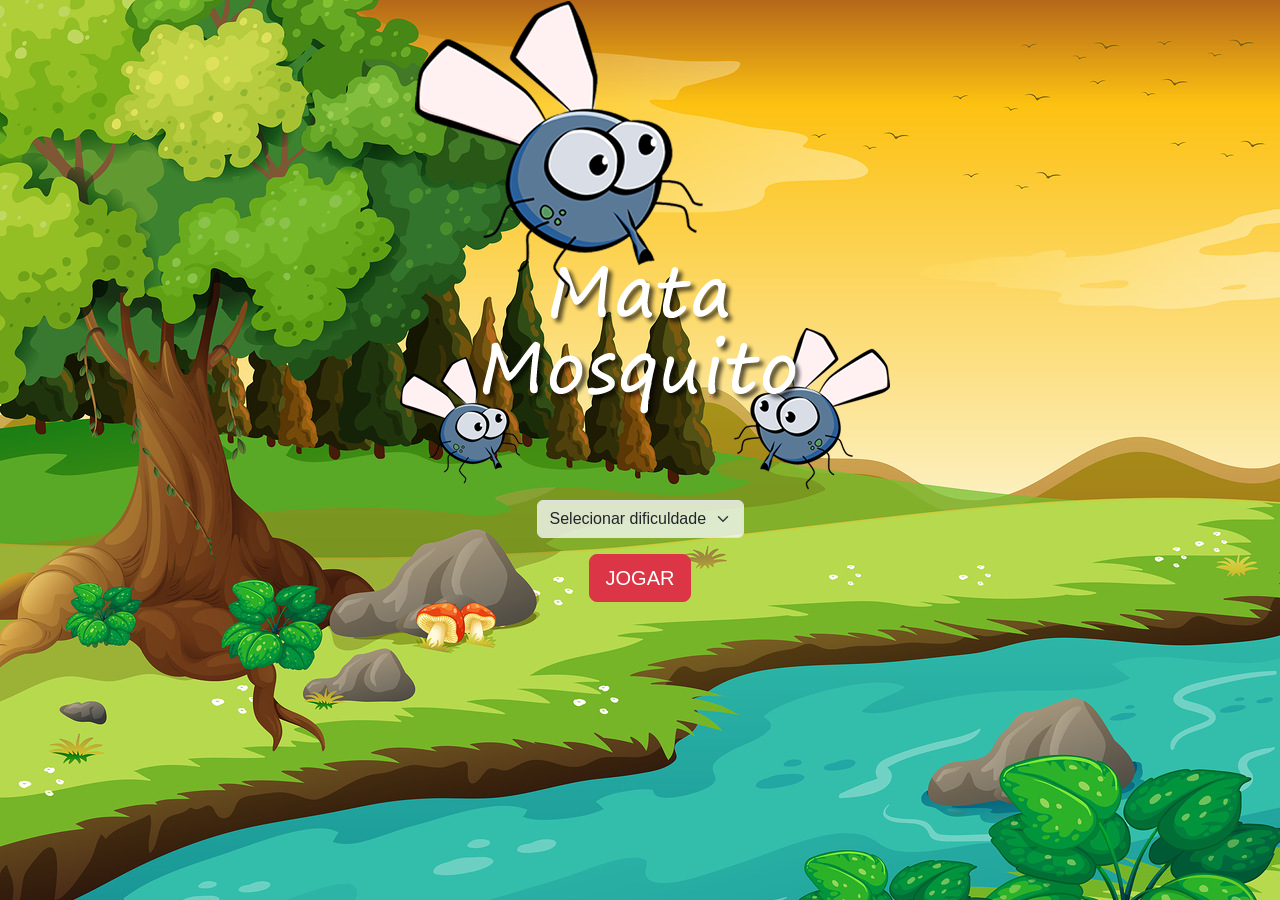
<file: index.html>
<!doctype html>
<html lang="pt-BR">
  <head>
    <meta charset="UTF-8" />
    <meta name="viewport" content="width=device-width, initial-scale=1.0" />
    <title>Index</title>
    <link href="css/bootstrap.min.css" rel="stylesheet" />
    <link rel="stylesheet" href="style.css" />

    <script>
      function iniciarJogo() {
        var nivel = document.getElementById("nivel").value;

        if (nivel === "") {
          alert("Selecione uma dificuldade para iniciar o jogo");
          return false;
        }

        window.location.href = "app.html?" + nivel;
      }
    </script>
  </head>

  <body>
    <!--IMAGEM-->
    <main class="container">
      <div class="row min-vh-50% mb-0">
        <div class="col align-self-center">
          <div class="d-flex justify-content-center btn-lg">
            <img src="imagens/game.png" />
          </div>
        </div>
      </div>

      <!--BOTÕES-->
      <div class="row mt-0">
        <div class="col align-self-center">
          <div class="d-flex flex-column align-items-center">
            <!--DIFICULDADE-->
            <select
              id="nivel"
              class="form-select mb-3"
              style="width: fit-content"
              aria-label="Dificuldade"
            >
              <option selected value="">Selecionar dificuldade</option>
              <option value="normal">Normal</option>
              <option value="dificil">Difícil</option>
              <option value="predador">Predador natural</option>
            </select>

            <!--JOGAR-->
            <button
              type="button"
              class="btn btn-danger text-white btn-lg"
              onclick="iniciarJogo()"
            >
              JOGAR
            </button>
          </div>
        </div>
      </div>
    </main>
  </body>
</html>
</file>
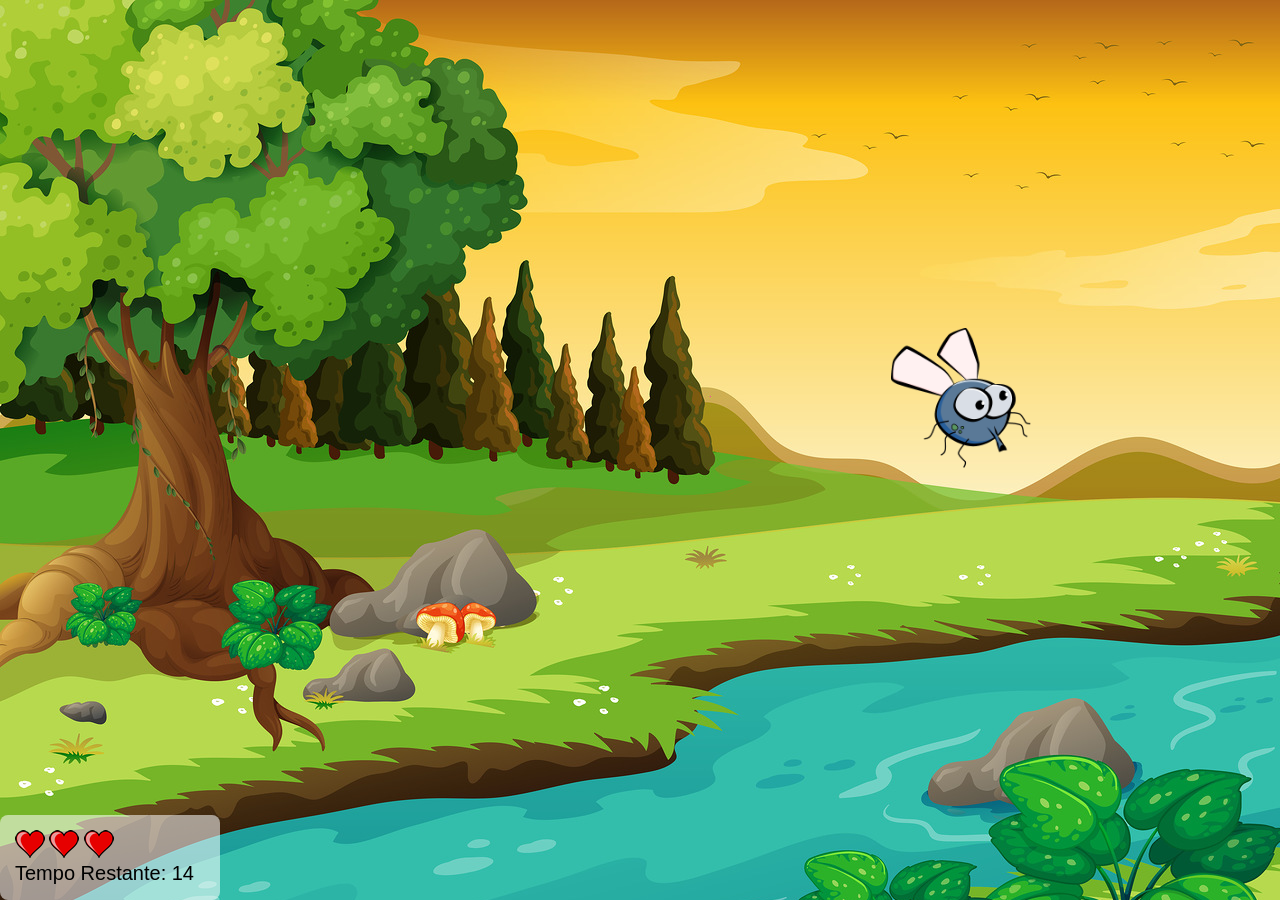
<file: app.html>
<!DOCTYPE html>
<html lang="pt-BR">

<head>
    <meta charset="UTF-8">
    <meta name="viewport" content="width=device-width, initial-scale=1.0">
    <title>App</title>

    <link rel="stylesheet" href="style.css">
    <script src="meuJs.js"></script>

</head>

<body onresize="ajustarTamanho()">


    <div class="painel">
        <div class="vidas">
            <img id="v1" src="imagens/coracao_cheio.png">
            <img id="v2" src="imagens/coracao_cheio.png">
            <img id="v3" src="imagens/coracao_cheio.png">
        </div>

        <div class="tempo">Tempo Restante: <span id="cronometro"></span></div>
    </div>


    <script>
        document.getElementById('cronometro').innerHTML = tempo
        var criaMosquito = setInterval(function () { randomP() }, criaMosquitoTempo)
    </script>
</body>

</html>
</file>
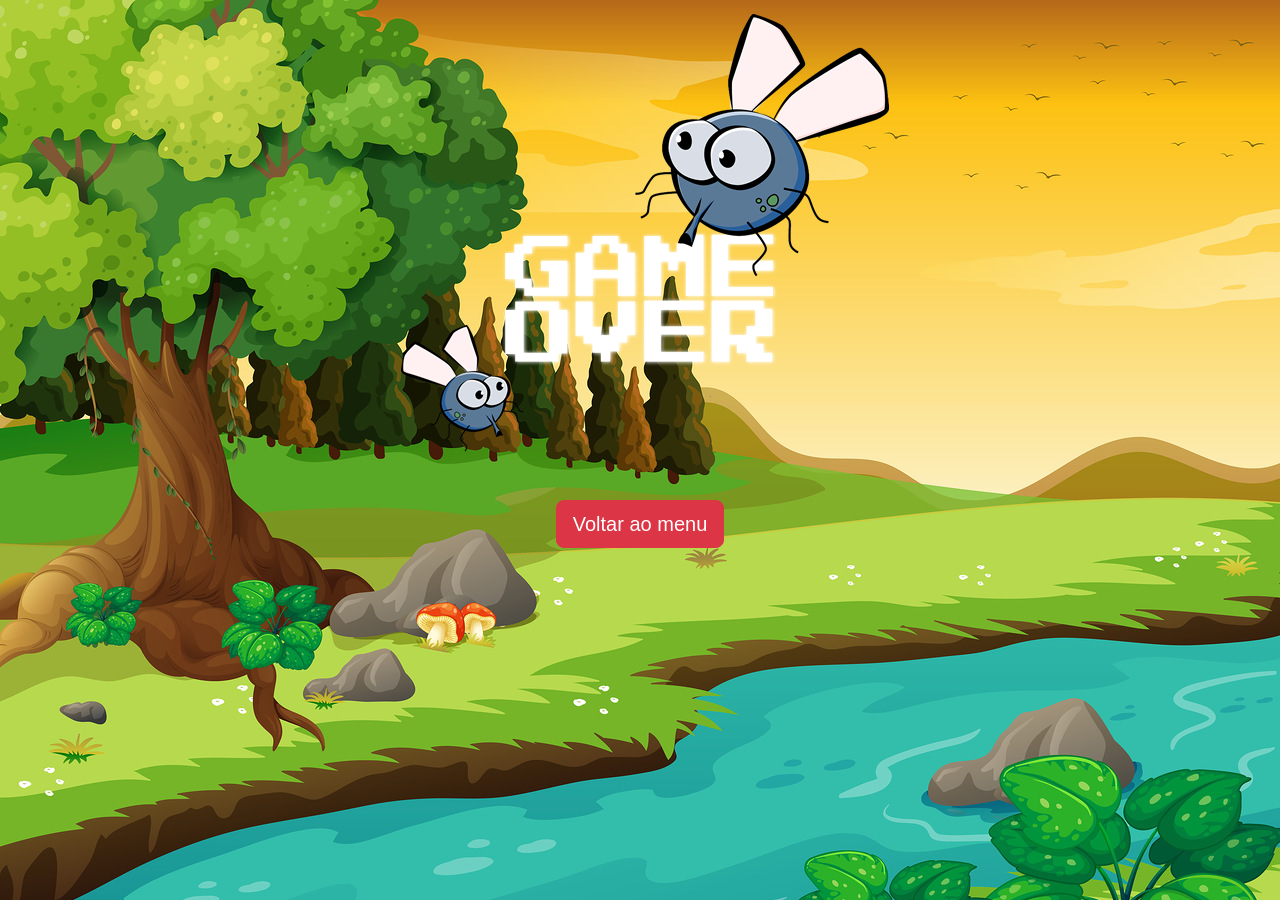
<file: fim_de_jogo.html>
<!doctype html>
<html lang="pt-BR">
  <head>
    <meta charset="UTF-8" />
    <meta name="viewport" content="width=device-width, initial-scale=1.0" />
    <title>game_over</title>
    <link href="css/bootstrap.min.css" rel="stylesheet" />
    <link rel="stylesheet" href="style.css" />
  </head>

  <body>
    <!--IMAGEM-->
    <main class="container">
      <div class="row min-vh-50% mb-0">
        <div class="col align-self-center">
          <div class="d-flex justify-content-center">
            <img src="imagens/game_over.png" />
          </div>
        </div>
      </div>

      <!--BOTÕES-->
      <div class="row mt-0">
        <div class="col align-self-center">
          <div class="d-flex justify-content-center">
            <button
              type="button"
              class="btn btn-danger text-white btn-lg"
              onclick="window.location.href = 'index.html'"
            >
              Voltar ao menu
            </button>
          </div>
        </div>
      </div>
    </main>
  </body>
</html>
</file>
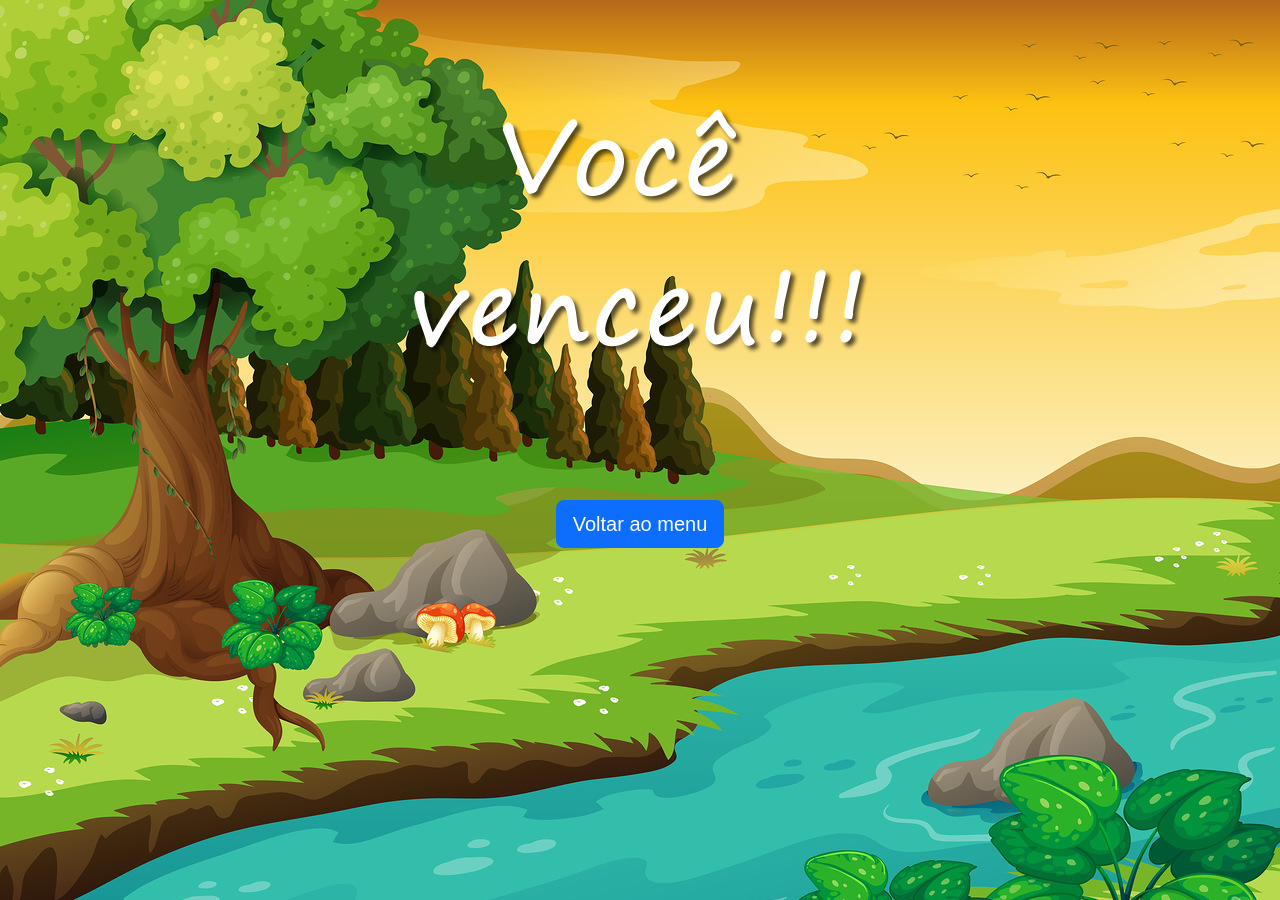
<file: vitoria.html>
<!doctype html>
<html lang="pt-BR">
  <head>
    <meta charset="UTF-8" />
    <meta name="viewport" content="width=device-width, initial-scale=1.0" />
    <title>Vitória</title>
    <link href="css/bootstrap.min.css" rel="stylesheet" />
    <link rel="stylesheet" href="style.css" />
  </head>

  <body>
    <!--IMAGEM-->
    <main class="container">
      <div class="row min-vh-50% mb-0">
        <div class="col align-self-center">
          <div class="d-flex justify-content-center btn-lg">
            <img src="imagens/vitoria.png" />
          </div>
        </div>
      </div>

      <!--BOTÕES-->
      <div class="row mt-0">
        <div class="col align-self-center">
          <div class="d-flex justify-content-center">
            <button
              type="button"
              class="btn btn-primary text-white btn-lg"
              onclick="window.location.href = 'index.html'"
            >
              Voltar ao menu
            </button>
          </div>
        </div>
      </div>
    </main>
  </body>
</html>
</file>
<file: style.css>
html {
  cursor:
    url(imagens/mata_mosca.png) 30 30,
    auto;
}

body {
  background-image: url(imagens/bg.jpg);
  background-repeat: no-repeat;
  background-size: 100%;
  font-family: Impact, Haettenschweiler, "Arial Narrow Bold", sans-serif;
}

#nivel {
  background-color: #f9fbfcc5;
}

.opcao {
  background-color: #f9fbfcc5;
}

.painel {
  position: absolute;
  bottom: 0;
  left: 0;
  width: 190px;
  padding: 15px;
  background-color: #ffffff8c;
  border-radius: 8px;
}

.vidas {
  float: left;
}

.tempo {
  float: left;
  font-size: 20px;
}

.mosquito1 {
  height: 70px;
  width: 70px;
  position: absolute;
}

.mosquito2 {
  height: 90px;
  width: 90px;
  position: absolute;
}

.mosquito3 {
  height: 140px;
  width: 140px;
  position: absolute;
}

.ladoA {
  transform: scaleX(1);
}

.ladoB {
  transform: scaleX(-1);
}
</file>
